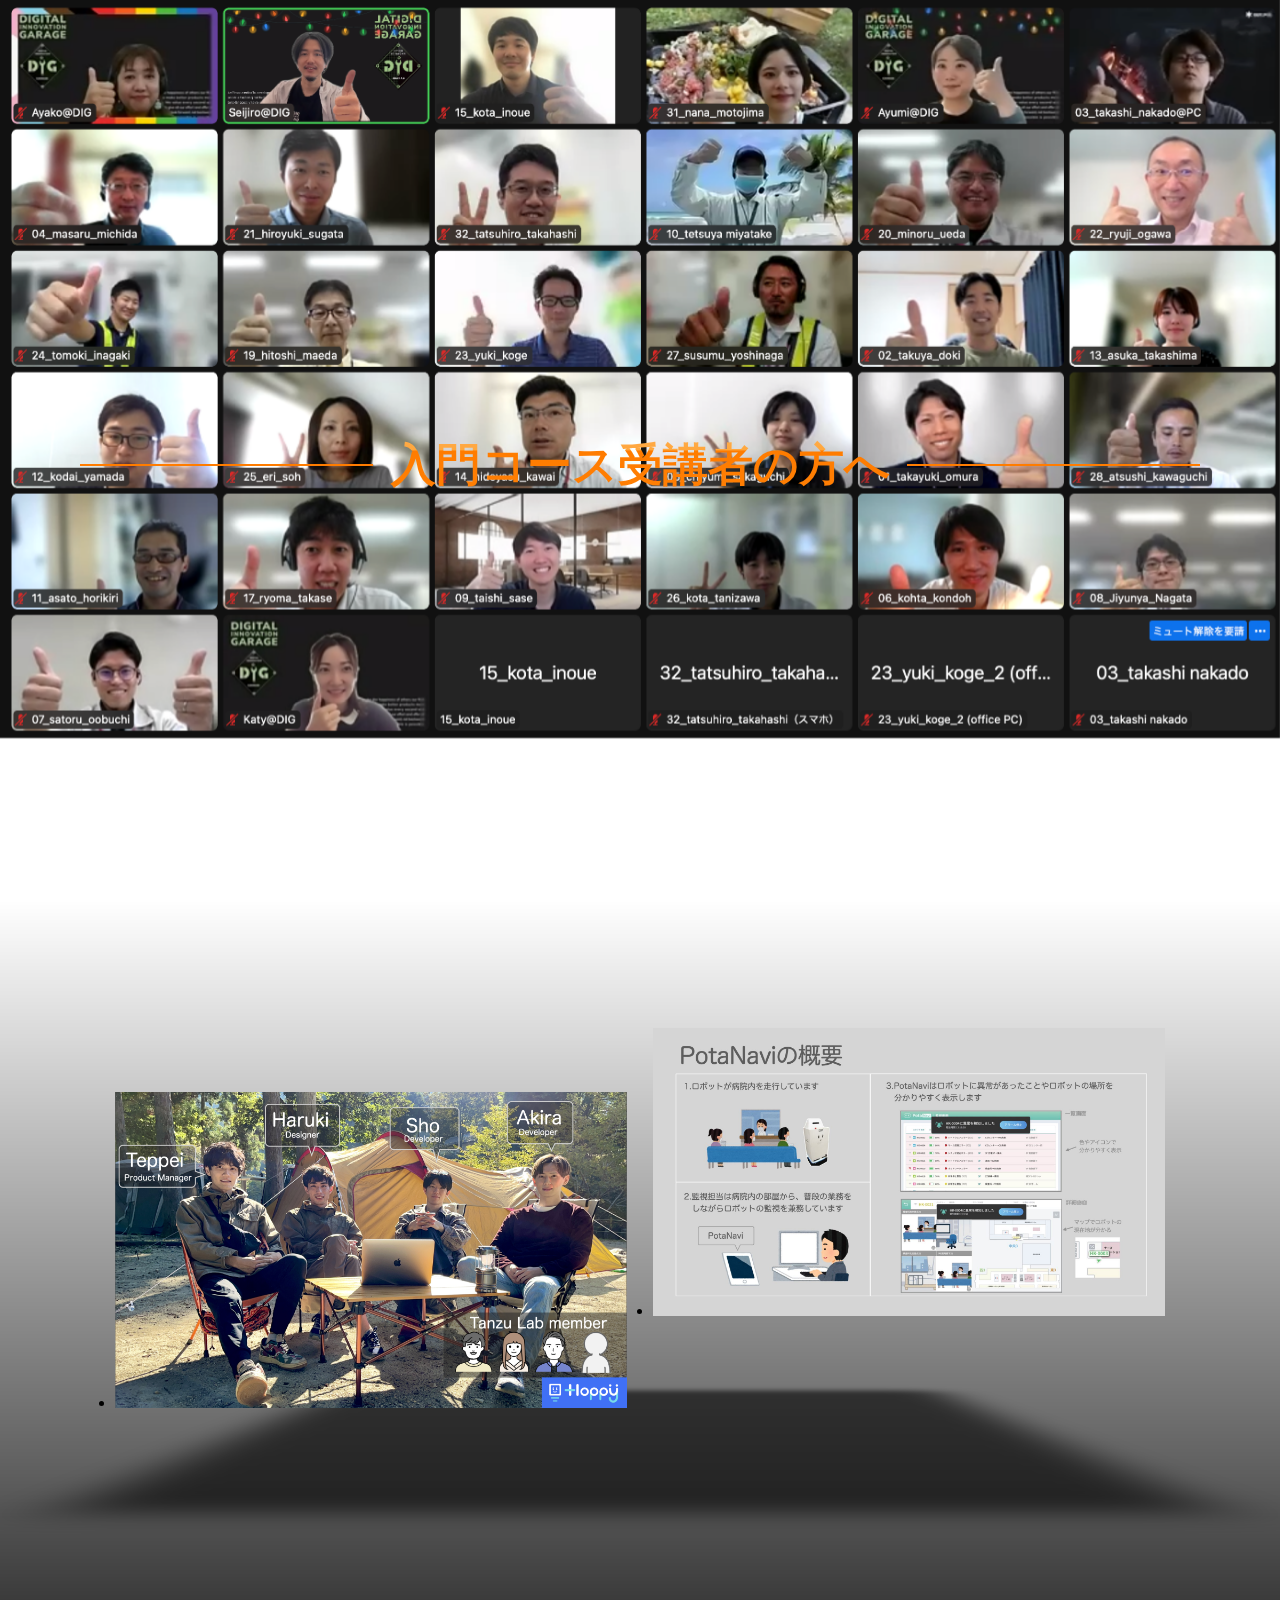
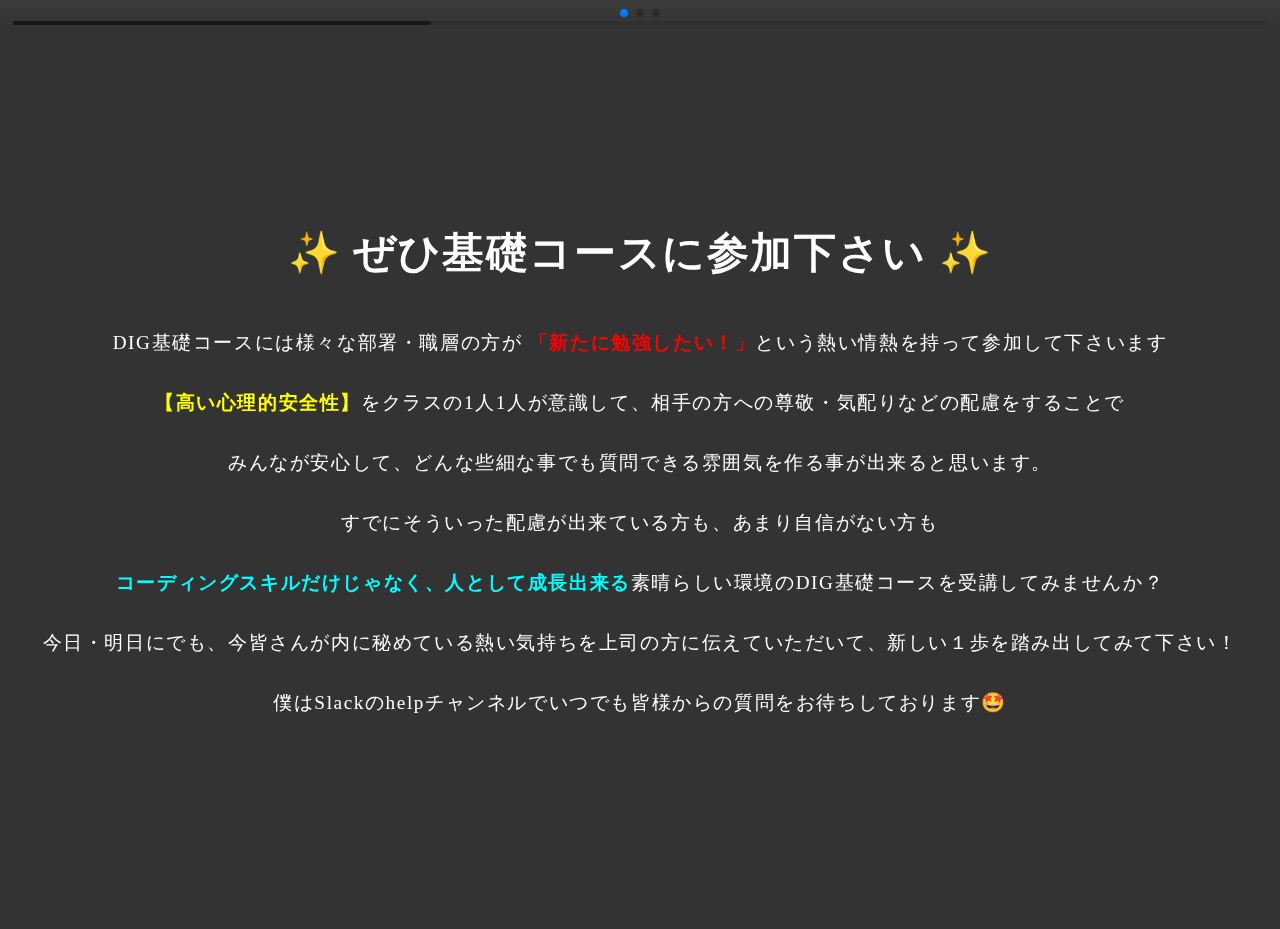
<file: end/index.html>
<!DOCTYPE html>
<html lang="en">
  <head>
    <meta charset="UTF-8" />
    <meta http-equiv="X-UA-Compatible" content="IE=edge" />
    <meta name="viewport" content="width=device-width, initial-scale=1.0" />
    <link
      rel="stylesheet"
      href="https://cdn.jsdelivr.net/npm/swiper@9/swiper-bundle.min.css"
    />
    <link rel="stylesheet" href="style.css" />
    <title>入門コース受講者の方へ</title>
  </head>
  <body>
    <div class="bg-img">
      <img src="./img/DIG17期.png" alt="" />
    </div>
    <h1 class="title">入門コース受講者の方へ</h1>
    <div class="swiper">
      <!-- Additional required wrapper -->
      <div class="swiper-wrapper">
        <!-- Slides -->
        <div class="swiper-slide">
          <ul class="img-list">
            <li>
              <img src="./img/hoppy.png" alt="" />
            </li>
            <li><img src="./img/potanavi.jfif" alt="" /></li>
          </ul>
        </div>
        <div class="swiper-slide">
          <ul class="img-list">
            <li><img src="./img/kiitos.jfif" alt="" /></li>
            <li><img src="./img/Tokumei_Board_チラシ_pdf.png" alt="" /></li>
          </ul>
        </div>
        <div class="swiper-slide">
          <ul class="img-list">
            <li><img src="./img/planter.png" alt="" /></li>
            <li><img src="./img/toyoita.png" alt="" /></li>
          </ul>
        </div>
      </div>
      <!-- If we need pagination -->
      <div class="swiper-pagination"></div>
      <!-- If we need scrollbar -->
      <div class="swiper-scrollbar"></div>
    </div>
    <div class="thanks">
      <h2>✨ ぜひ基礎コースに参加下さい ✨</h2>
      <p>
        DIG基礎コースには様々な部署・職層の方が
        <b style="color: red">「新たに勉強したい！」</b
        >という熱い情熱を持って参加して下さいます<br />
        <b style="color: yellow">【高い心理的安全性】</b
        >をクラスの1人1人が意識して、相手の方への尊敬・気配りなどの配慮をすることで<br />
        みんなが安心して、どんな些細な事でも質問できる雰囲気を作る事が出来ると思います。<br />
        すでにそういった配慮が出来ている方も、あまり自信がない方も<br />
        <b style="color: aqua"
          >コーディングスキルだけじゃなく、人として成長出来る</b
        >素晴らしい環境のDIG基礎コースを受講してみませんか？<br />
        今日・明日にでも、今皆さんが内に秘めている熱い気持ちを上司の方に伝えていただいて、新しい１歩を踏み出してみて下さい！<br />
        僕はSlackのhelpチャンネルでいつでも皆様からの質問をお待ちしております🤩
      </p>
    </div>
    <script src="https://cdn.jsdelivr.net/npm/swiper@9/swiper-bundle.min.js"></script>
    <script src="./main.js"></script>
  </body>
</html>
</file>
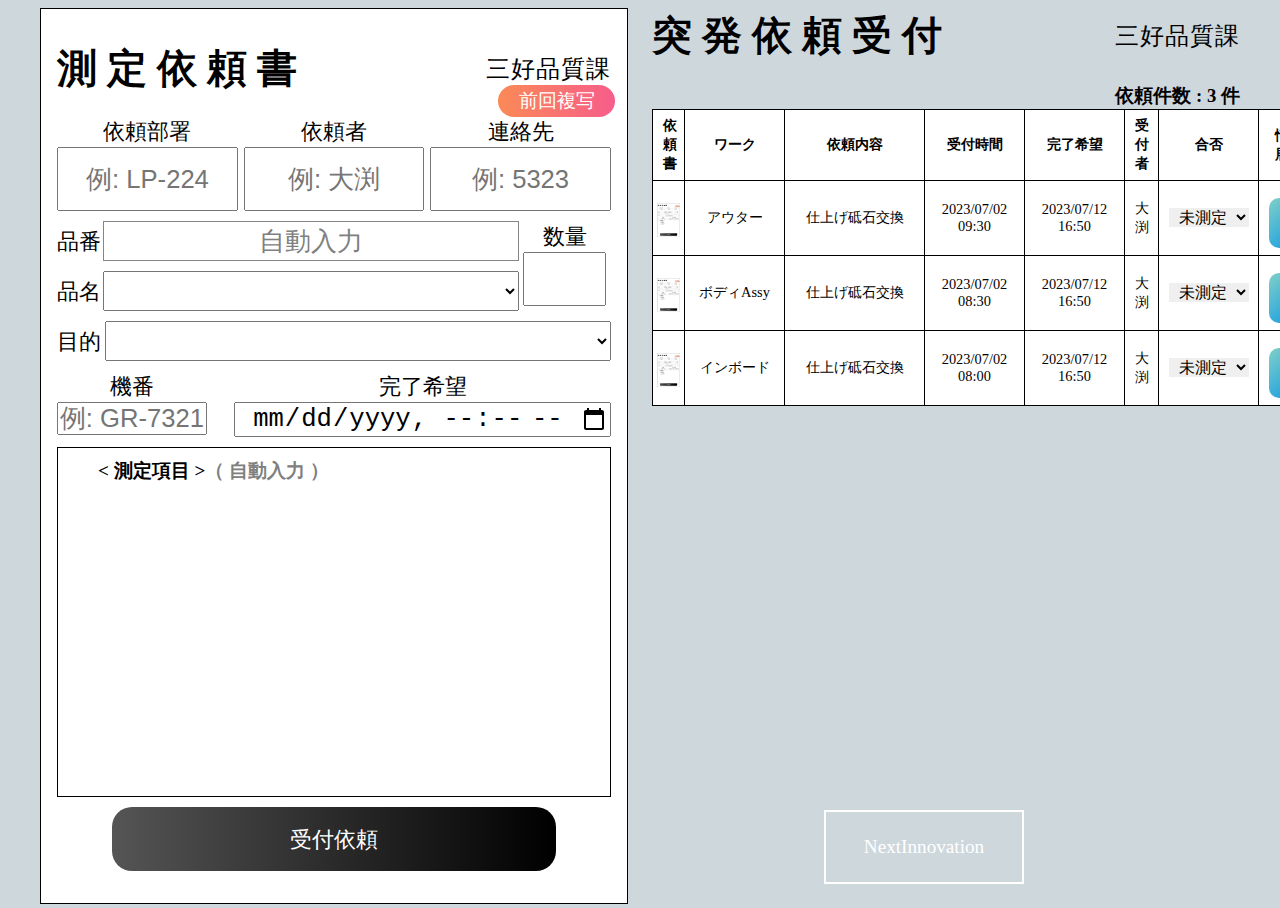
<file: Request/Request.html>
<!DOCTYPE html>
<html lang="en">
  <head>
    <meta charset="UTF-8" />
    <meta http-equiv="X-UA-Compatible" content="IE=edge" />
    <meta name="viewport" content="width=device-width, initial-scale=1.0" />
    <link rel="stylesheet" href="./style.css" />
    <title>Request Form</title>
  </head>
  <body>
    <main>
      <div class="requester">
        <h1>測定依頼書<span class="miyoshi">三好品質課</span></h1>
        <button class="previous-data">前回複写</button>
        <form action="/miyoshi" class="requester--form">
          <div class="request-dt">
            <div>
              <p>
                <label for="request-dt">依頼部署</label>
              </p>
              <input
                type="text"
                id="request-dt"
                placeholder="例: LP-224"
                required
              />
            </div>
            <div>
              <p>
                <label for="request-person">依頼者</label>
              </p>
              <input
                type="text"
                id="request-person"
                placeholder="例: 大渕"
                required
              />
            </div>
            <div>
              <p>
                <label for="request-phone">連絡先</label>
              </p>
              <input
                type="tel"
                id="request-phone"
                placeholder="例: 5323"
                required
              />
            </div>
          </div>
          <div class="partdetail">
            <div class="partnumber">
              <label for="partnumber">品番</label>
              <span id="partnumber" class="partnumber--text">自動入力</span>
            </div>
            <div class="qty">
              <label for="qty">数量</label>
              <input type="number" id="qty" min="1" required />
            </div>
            <div class="partname">
              <label for="partname">品名</label>
              <select name="partname" id="partname" required>
                <option value=""></option>
                <option value="ボディAssy">ボディAssy</option>
                <option value="インボード">インボード</option>
                <option value="アウター">アウター</option>
              </select>
            </div>
          </div>
          <div class="porpose">
            <label for="porpose">目的</label>
            <select name="porpose" id="porpose" required>
              <option value=""></option>
              <option value="中仕上げ砥石交換">中仕上げ砥石交換</option>
              <option value="仕上げ砥石交換">仕上げ砥石交換</option>
            </select>
          </div>
          <div class="machine">
            <div class="machine-num">
              <label for="machine">機番</label>
              <input
                id="machine-num"
                type="text"
                placeholder="例: GR-7321"
                required
              />
            </div>
            <div class="datetime">
              <label for="hope-complete">完了希望</label>
              <input id="hope-complete" type="datetime-local" required />
            </div>
          </div>

          <div class="measurement-item">
            <p>< 測定項目 ><span>（ 自動入力 ）</span></p>
            <ul class="measurement-list"></ul>
          </div>
          <button class="request-btn">受付依頼</button>
        </form>
      </div>

      <div class="table">
        <h1>突発依頼受付<span class="miyoshi">三好品質課</span></h1>
        <h3 class="number-of-Request">依頼件数 : 3 件</h3>
        <table>
          <thead>
            <tr>
              <th class="request-paper">依頼書</th>
              <th class="work">ワーク</th>
              <th class="request">依頼内容</th>
              <th class="request-time">受付時間</th>
              <th class="complete-time">完了希望</th>
              <th class="person">受付者</th>
              <th class="result">合否</th>
              <th class="info">情報<br />展開</th>
            </tr>
          </thead>
          <tbody>
            <tr class="request-list">
              <td class="fake-img">
                <button class="fake-img--button">
                  <img src="./img/依頼書1.png" alt="" />
                </button>
              </td>
              <td>アウター</td>
              <td>仕上げ砥石交換</td>
              <td>2023/07/02 09:30</td>
              <td>2023/07/12 16:50</td>
              <td>大渕</td>
              <td>
                <select name="result" id="result">
                  <option value="未測定">未測定</option>
                  <option value="OK">OK</option>
                  <option value="NG">NG</option>
                </select>
              </td>
              <td>
                <button class="info-deploy">済</button>
              </td>
            </tr>
            <tr class="request-list">
              <td class="fake-img">
                <button class="fake-img--button">
                  <img src="./img/依頼書1.png" alt="" />
                </button>
              </td>
              <td>ボディAssy</td>
              <td>仕上げ砥石交換</td>
              <td>2023/07/02 08:30</td>
              <td>2023/07/12 16:50</td>
              <td>大渕</td>
              <td>
                <select name="result" id="result">
                  <option value="未測定">未測定</option>
                  <option value="OK">OK</option>
                  <option value="NG">NG</option>
                </select>
              </td>
              <td>
                <button class="info-deploy">済</button>
              </td>
            </tr>
            <tr class="request-list">
              <td class="fake-img">
                <button class="fake-img--button">
                  <img src="./img/依頼書1.png" alt="" />
                </button>
              </td>
              <td>インボード</td>
              <td>仕上げ砥石交換</td>
              <td>2023/07/02 08:00</td>
              <td>2023/07/12 16:50</td>
              <td>大渕</td>
              <td>
                <select name="result" id="result">
                  <option value="未測定">未測定</option>
                  <option value="OK">OK</option>
                  <option value="NG">NG</option>
                </select>
              </td>
              <td>
                <button class="info-deploy">済</button>
              </td>
            </tr>
          </tbody>
        </table>
        <div class="img hidden">
          <img src="./img/依頼書1.png" alt="" />
          <div class="closebtn">
            <span class="close--button"></span>
          </div>
        </div>
      </div>
      <div class="next-innovation">
        <a href="../NewRequest/login.html" target="_blank"> NextInnovation </a>
      </div>
    </main>
    <div class="mask hidden"></div>
    <script src="./main.js"></script>
  </body>
</html>
</file>
<file: end/style.css>
@charset 'UTF-8';
* {
  margin: 0;
  padding: 0;
  box-sizing: border-box;
}
img {
  max-width: 100%;
}

.bg-img {
  width: 100%;
  height: 100vh;
  position: relative;
}
.bg-img img {
  position: fixed;
  z-index: -1;
}
.title {
  width: 100%;
  position: absolute;
  top: 50%;
  left: 0;
  transform: translateY(-50%);
  display: flex;
  justify-content: space-between;
  align-items: center;
  color: #ff7c00;
  background: -webkit-linear-gradient(
    top,
    #ffb76b 0%,
    #ffa73d 50%,
    #ff7c00 51%,
    #ff7f04 100%
  );
  background-clip: text;
  -webkit-background-clip: text;
  -webkit-text-fill-color: transparent;
  /* color: #fff; */
  text-align: center;
  padding: 30px 80px 0;
  /* text-shadow: 3px 3px 3px #121212; */
  font-size: 2.8rem;
}
.title::before,
.title::after {
  content: '';
  width: 26%;
  border: 1px solid;
}

.swiper {
  padding: 10% 0;
  width: 100%;
  height: 80%;
  align-items: center;
  background: linear-gradient(rgba(0, 0, 0, 0), rgba(0, 0, 0, 0.8));
}
.img-list {
  display: flex;
  justify-content: center;
}
.img-list li {
  width: 40%;
  height: 40%;
  margin-top: 5%;
}
.img-list li:last-child {
  margin-top: 0;
  margin-left: 2%;
}
.img-list li img {
  width: 100%;
  height: 100%;
}
.thanks {
  width: 100%;
  height: 100vh;
  background: rgba(0, 0, 0, 0.8);
  color: #fff;
  padding: 40px;
  display: flex;
  flex-direction: column;
  justify-content: center;
  text-align: center;
  align-items: center;
  line-height: 60px;
  letter-spacing: 0.1em;
}
.thanks h2 {
  font-size: 2.6rem;
  line-height: 3.5rem;
  margin-bottom: 2rem;
}
.thanks p {
  font-size: 1.2rem;
}
</file>
<file: Request/style.css>
@charset 'utf-8';

* {
  margin: 0;
  padding: 0;
  box-sizing: border-box;
}
body {
  height: 100vh;
  background-color: rgb(206, 215, 220);
}
main {
  max-width: 1200px;
  margin: 0.5rem auto;
  /* border: 1px solid black; */
  text-align: center;
  display: flex;
  justify-content: space-between;
}
h1 {
  display: flex;
  justify-content: space-between;
  align-items: center;
  letter-spacing: 10px;
  font-size: 2.5rem;
  margin-bottom: 20px;
}
label {
  font-size: 1.4rem;
}
input {
  font-size: 1.6rem;
}

/* ***************************************** */
.miyoshi {
  font-size: 1.5rem;
  letter-spacing: 1px;
  font-weight: normal;
}
.requester {
  width: 49%;
  padding: 2rem 1rem;
  background-color: white;
  border: 1px solid black;
  position: relative;
}
.previous-data {
  position: absolute;
  top: 74px;
  right: 2%;
  margin-top: 2px;
  border: none;
  border-radius: 20px;
  width: 20%;
  height: 2rem;
  color: white;
  font-size: 1.2rem;
  background-image: linear-gradient(
    270deg,
    rgba(247, 93, 139, 1),
    rgb(250, 138, 86)
  );
  cursor: pointer;
  transition: all 0.3s;
}
.previous-data:hover {
  opacity: 0.7;
  scale: 1.1;
}
.request-dt {
  text-align: center;
  display: flex;
  justify-content: space-between;
  margin-bottom: 10px;
}
.request-dt div {
  width: calc(98% / 3);
}

.request-dt input {
  width: 100%;
  height: 4rem;
  text-align: center;
}
.partdetail {
  display: grid;
  grid-template-columns: 2.5fr 0.5fr;
}
.partdetail input {
  width: 90%;
  height: 2.5rem;
  margin-top: 10px;
}
.partnumber {
  display: flex;
  justify-content: space-between;
  align-items: center;
}
.partnumber span {
  width: 90%;
  height: 40px;
  border: 1px solid rgb(133, 133, 133);
  display: inline-block;
  text-align: center;
  line-height: 40px;
  font-size: 1.6rem;
}
.partnumber--text {
  color: gray;
}
.qty {
  grid-column: 2/3;
  grid-row: 1/3;
  text-align: center;
  margin-top: 0;
  height: 100%;
}
.qty input {
  margin-top: 0;
  height: 60%;
  text-align: center;
}
.partname {
  display: flex;
  align-items: center;
  justify-content: space-between;
  margin-top: 10px;
}
.partname select {
  width: 90%;
  height: 2.5rem;
  text-align: center;
  font-size: 1.6rem;
}
.porpose {
  display: flex;
  align-items: center;
  justify-content: space-between;
  margin-top: 10px;
  margin-bottom: 10px;
}
.porpose label {
  /* display: block; */
  width: 52px;
  text-align: left;
}
.porpose select {
  width: 100%;
  height: 2.5rem;
  text-align: center;
  font-size: 1.6rem;
}
.machine {
  display: flex;
  justify-content: space-between;
}
.machine-num {
  text-align: center;
  width: 60%;
}
#machine-num {
  width: 100%;
  text-align: center;
}
.datetime {
  margin-left: 5%;
}
.datetime input {
  width: 100%;
  text-align: center;
}
.measurement-item {
  margin-top: 10px;
  width: 100%;
  min-height: 350px;
  border: 1px solid black;
  padding: 10px 20px 10px 40px;
  font-weight: bold;
  font-size: 1.2rem;
  text-align: left;
}
.measurement-item span {
  color: gray;
}
.measurement-item ul {
  margin-top: 10px;
}
.measurement-item li {
  margin: 10px 20px;
  font-weight: normal;
  font-size: 1.4rem;
  list-style: inside;
}
button {
  margin-top: 10px;
  border: none;
  border-radius: 20px;
  width: 80%;
  height: 4rem;
  color: white;
  font-size: 1.4rem;
  background: linear-gradient(90deg, rgba(85, 85, 85, 1), rgba(0, 0, 0, 1));
  cursor: pointer;
  transition: all 0.3s;
}
button:hover {
  opacity: 0.7;
  scale: 1.1;
}
.table-content {
  display: flex;
  flex-direction: column;
}
.table {
  width: 49%;
}
select {
  /* color: white; */
  cursor: pointer;
}
select:focus {
  outline: none;
}
option {
  color: black;
  background-color: white;
}

table,
th,
td {
  border: 1px solid black;
  border-collapse: collapse;
  padding: 0.4rem 0.6rem;
}
table {
  width: 100%;
  background-color: white;
  font-size: 0.9rem;
  text-align: center;
}
.number-of-Request {
  text-align: right;
}

.request-paper {
  max-width: 32px;
}
.work {
  min-width: 100px;
}
.request {
  min-width: 140px;
}

.person {
  max-width: 30px;
}
.result {
  min-width: 100px;
}
.info {
  min-width: 60px;
}
.request-time {
  min-width: 100px;
}
.complete-time {
  min-width: 100px;
}
#result {
  width: 100%;
  height: 100%;
  border: none;
  text-align: center;
  font-size: 1rem;
}
.info-deploy {
  width: 100%;
  height: 50px;
  border-radius: 10px;
  border: none;
  cursor: pointer;
  color: white;
  padding: 6px;
  font-size: 1rem;
  background-color: #0093e9;
  background-image: linear-gradient(315deg, #0093e9 0%, #80d0c7 100%);
}
.fake-img {
  padding: 0;
}
.fake-img--button {
  background: none;
}
.fake-img img {
  width: 90%;
}
.mask {
  position: absolute;
  top: 0;
  left: 0;
  width: 100vw;
  height: 100vh;
  background-color: rgba(0, 0, 0, 0.7);
  z-index: 5;
}
.img img {
  position: absolute;
  width: 30%;
  top: 2%;
  left: 50%;
  transform: translateX(-50%);
  z-index: 10;
}
.hidden {
  display: none;
}

.closebtn {
  position: absolute;
  top: 2%;
  right: 32%;
  cursor: pointer;
}
.close--button {
  display: block;
  position: relative;
  width: 30px;
  height: 30px;
  border: 2px solid white;
  border-radius: 3px;
  background: rgb(243, 88, 88);
  z-index: 20;
}

.close--button::before,
.close--button::after {
  content: '';
  position: absolute;
  top: 50%;
  left: 50%;
  width: 3px;
  height: 27px;
  background: white;
}

.close--button::before {
  transform: translate(-50%, -50%) rotate(45deg);
}

.close--button::after {
  transform: translate(-50%, -50%) rotate(-45deg);
}

.next-innovation {
  position: absolute;
  top: 90%;
  right: 20%;
  width: 200px;
  height: 70px;
  line-height: 70px;
  margin-left: 70%;
  text-align: center;
  margin-bottom: 20px;
}
.next-innovation a {
  width: 100%;
  display: block;
  text-decoration: none;
  color: #fff;
  border: 2px solid;
  /* padding: calc(50% - 36px) 0;
  border-radius: 50%; */
  position: relative;
  font-size: 1.2rem;
  overflow: hidden;
}

.next-innovation a::before {
  content: '';
  position: absolute;
  background-color: #fff;
  opacity: 0.3;
  width: 100%;
  height: 100%;
  top: 0;
  left: -100%;
  transition: all 0.6s ease-out;
}
.next-innovation a:hover::before {
  left: 0;
}
.next-innovation a:hover {
  color: #0093e9;
  font-weight: bold;
}
</file>
